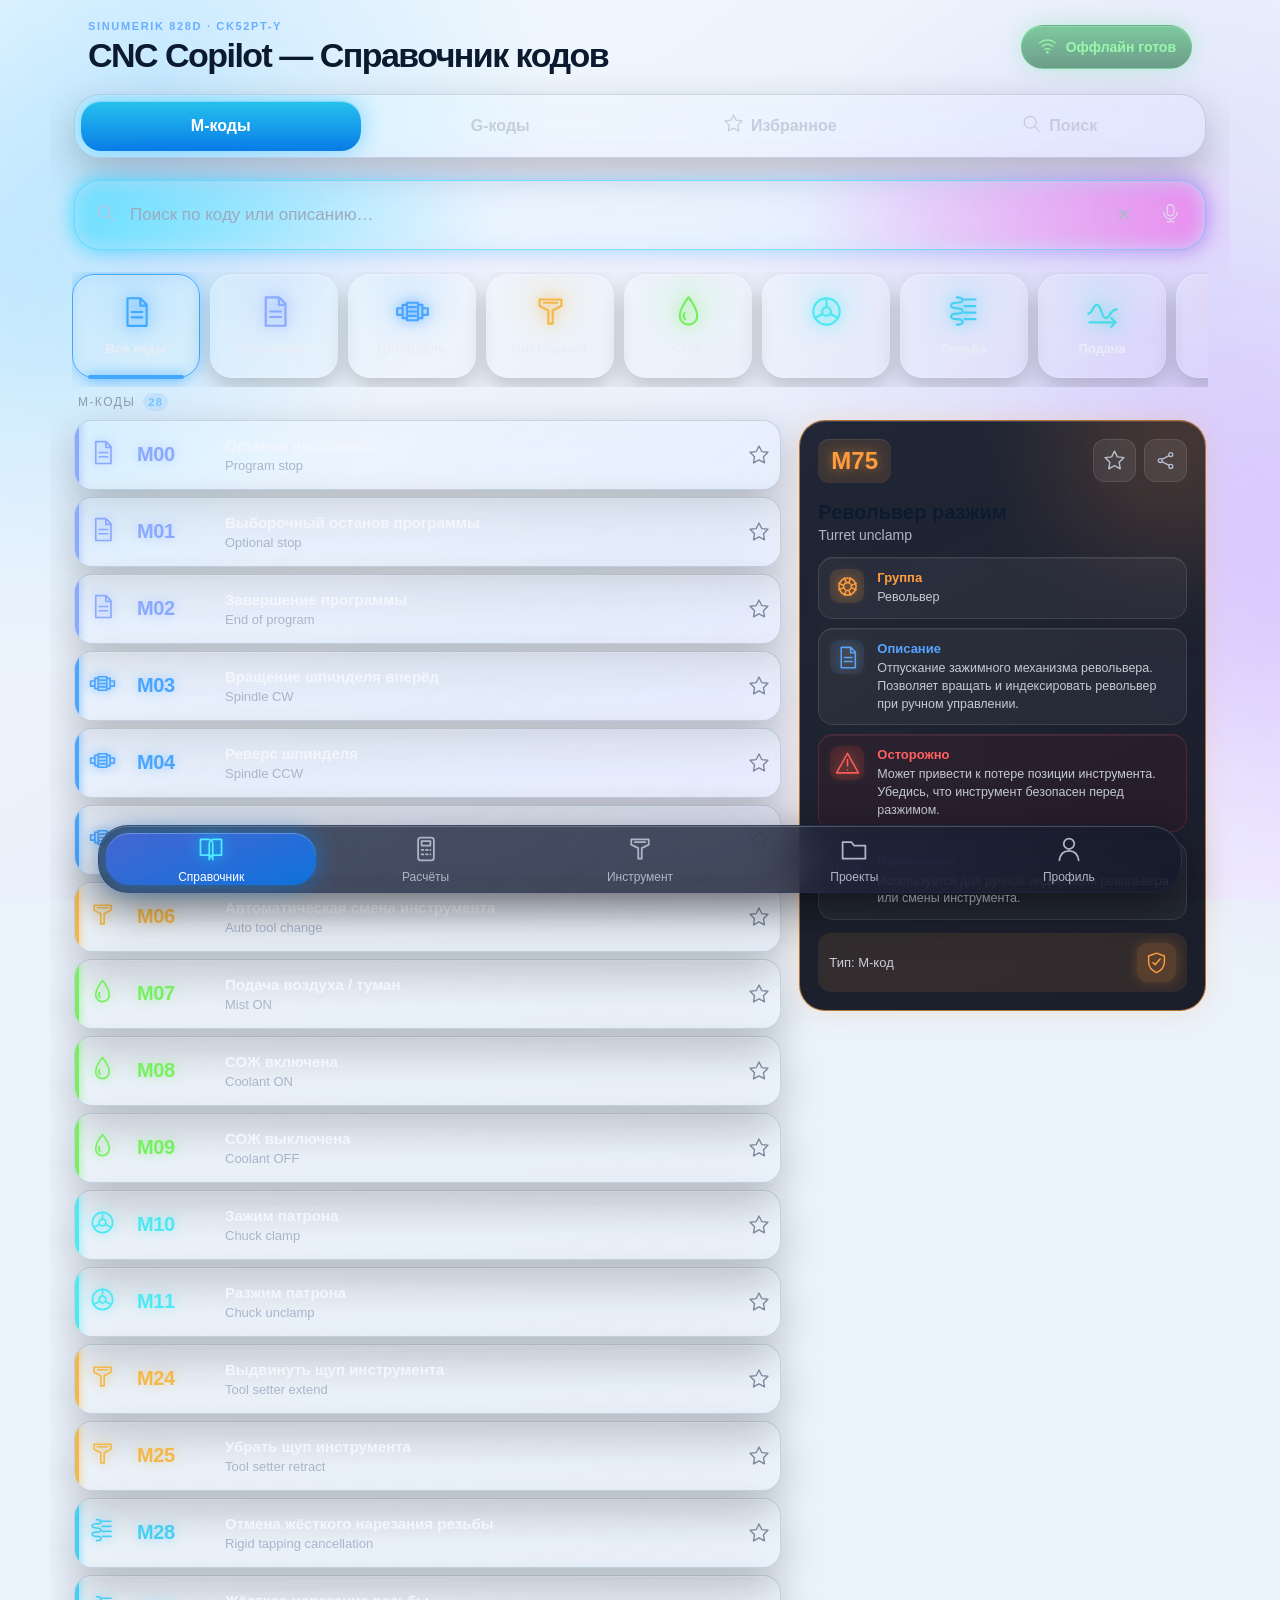
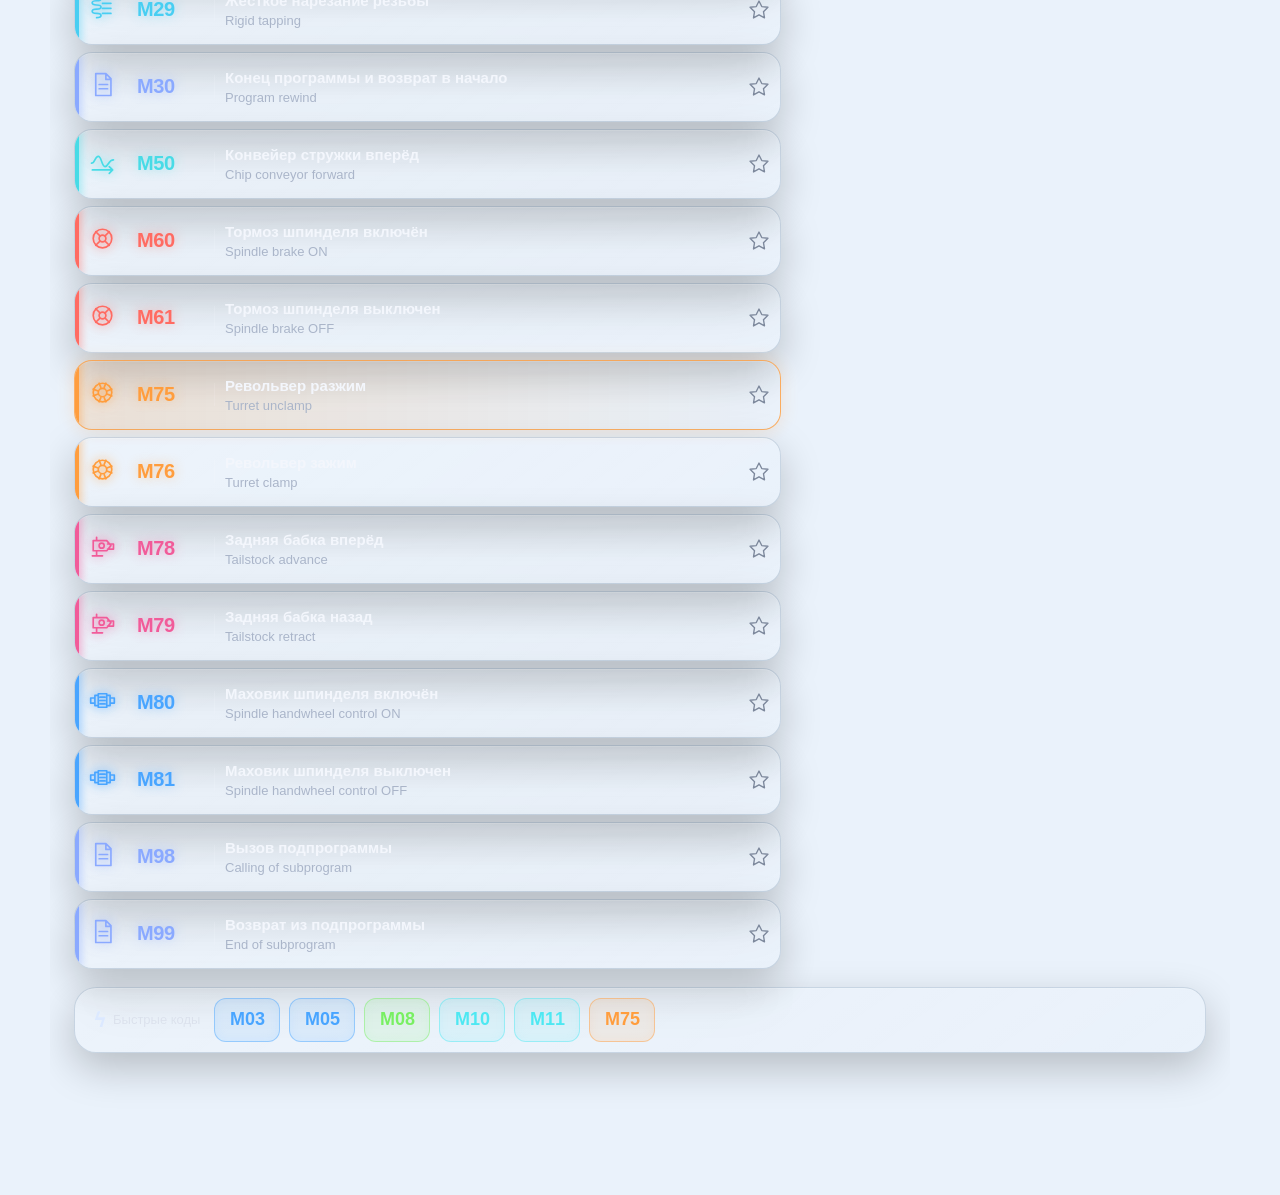
<file: index.html>
<!doctype html>
<html lang="ru">
<head>
  <meta charset="UTF-8">
  <meta name="viewport" content="width=device-width,initial-scale=1,maximum-scale=1,viewport-fit=cover">
  <meta name="theme-color" content="#06101f">
  <meta name="apple-mobile-web-app-capable" content="yes">
  <meta name="apple-mobile-web-app-status-bar-style" content="black-translucent">
  <meta name="apple-mobile-web-app-title" content="CNC Codes">
  <meta name="description" content="Офлайн-справочник кодов и инженерные расчёты для SINUMERIK 828D">
  <link rel="manifest" href="./manifest.webmanifest">
  <link rel="icon" href="./favicon.svg" type="image/svg+xml">
  <link rel="apple-touch-icon" href="./apple-touch-icon.png">
  <link rel="stylesheet" href="./styles.css">
  <link rel="stylesheet" href="./calculations/styles.css">
  <link rel="stylesheet" href="./modules.css?v=3.0.0">
  <title>CNC Copilot — Коды и расчёты</title>
</head>
<body>
  <main class="app-shell">
    <div class="ambient ambient-one"></div><div class="ambient ambient-two"></div><div class="noise"></div>

    <header class="top-header">
      <div>
        <span class="eyebrow">SINUMERIK 828D · CK52PT-Y</span>
        <h1>CNC Copilot <span id="module-title">— Справочник кодов</span></h1>
      </div>
      <div class="offline-pill" id="offline-pill"><span data-icon="wifi"></span><span id="offline-label">Оффлайн готов</span></div>
    </header>

    <section id="reference-view" class="module-view">
    <nav class="segmented glass" aria-label="Разделы справочника">
      <button class="active" data-tab="M">M-коды</button>
      <button data-tab="G">G-коды</button>
      <button data-tab="favorites"><span data-icon="star"></span>Избранное</button>
      <button id="focus-search"><span data-icon="search"></span>Поиск</button>
    </nav>

    <div class="search-box glass">
      <span data-icon="search"></span>
      <input id="search" type="search" placeholder="Поиск по коду или описанию…" aria-label="Поиск по справочнику" autocomplete="off">
      <button class="clear-search" id="clear-search" aria-label="Очистить">×</button>
      <button class="mic-button" id="voice-search" aria-label="Голосовой поиск"><span data-icon="mic"></span></button>
    </div>

    <section class="category-strip" id="categories" aria-label="Категории"></section>
    <div class="result-count"><span id="result-label">M-коды</span><b id="result-count">0</b></div>

    <section class="content-grid">
      <div class="code-list" id="code-list" role="list"></div>
      <div class="detail-desktop" id="detail-desktop"></div>
    </section>

    <section class="quick-codes glass" id="quick-codes"><span><b>ϟ</b> Быстрые коды</span></section>
    </section>

    <section id="calculations-view" class="module-view calculations-view" hidden>
      <div id="calculations-root" class="calculations-host" aria-live="polite"></div>
    </section>

    <section id="instrument-view" class="module-view" hidden>
      <div id="instrument-root" aria-live="polite"></div>
    </section>

    <section id="projects-view" class="module-view" hidden>
      <div id="projects-root" aria-live="polite"></div>
    </section>

    <section id="profile-view" class="module-view" hidden>
      <div id="profile-root" aria-live="polite"></div>
    </section>

    <nav class="bottom-dock glass" aria-label="Главная навигация">
      <button class="active" data-module="reference"><span data-icon="book"></span><span>Справочник</span></button>
      <button data-module="calculations"><span data-icon="calculator"></span><span>Расчёты</span></button>
      <button data-module="instrument"><span data-icon="tool"></span><span>Инструмент</span></button>
      <button data-module="projects"><span data-icon="folder"></span><span>Проекты</span></button>
      <button data-module="profile"><span data-icon="user"></span><span>Профиль</span></button>
    </nav>

    <div class="sheet-backdrop" id="sheet-backdrop" hidden><div class="detail-sheet" id="detail-sheet"></div></div>
    <div class="toast" id="toast" hidden></div>
  </main>
  <script src="./calculations/data.js" defer></script>
  <script src="./calculations/core.js" defer></script>
  <script src="./calculations/app.js?v=3.0.0" defer></script>
  <script src="./modules.js?v=3.0.0" defer></script>
  <script src="./app.js?v=3.0.0" defer></script>
</body>
</html>
</file>
<file: styles.css>
:root {
  --bg: #06101f;
  --text: #f7f9ff;
  --muted: #a8b2c8;
  --line: rgba(255, 255, 255, 0.13);
  --glass: rgba(17, 29, 51, 0.63);
  --glass-strong: rgba(18, 28, 48, 0.86);
  color-scheme: dark;
  font-family: -apple-system, BlinkMacSystemFont, "SF Pro Display", "Segoe UI", sans-serif;
}

* { box-sizing: border-box; }
[hidden] { display: none !important; }
html { min-height: 100%; background: var(--bg); scroll-behavior: smooth; }
body { margin: 0; min-height: 100%; background: var(--bg); color: var(--text); overscroll-behavior-y: none; }
button, input { font: inherit; }
button { color: inherit; -webkit-tap-highlight-color: transparent; }

.app-shell {
  position: relative;
  isolation: isolate;
  width: min(100%, 1180px);
  min-height: 100svh;
  margin: 0 auto;
  padding: max(14px, env(safe-area-inset-top)) 24px calc(142px + env(safe-area-inset-bottom));
  overflow: clip;
}

.app-shell::before {
  content: "";
  position: fixed;
  inset: 0;
  z-index: -4;
  background:
    radial-gradient(circle at 13% 8%, rgba(0, 162, 255, .18), transparent 28%),
    radial-gradient(circle at 90% 38%, rgba(111, 38, 255, .15), transparent 33%),
    radial-gradient(circle at 50% 100%, rgba(0, 124, 255, .13), transparent 34%),
    linear-gradient(145deg, #07162a 0%, #050b18 48%, #0b0720 100%);
}

.noise {
  position: fixed;
  inset: 0;
  z-index: -1;
  pointer-events: none;
  opacity: .17;
  background-image: url("data:image/svg+xml,%3Csvg viewBox='0 0 180 180' xmlns='http://www.w3.org/2000/svg'%3E%3Cfilter id='n'%3E%3CfeTurbulence type='fractalNoise' baseFrequency='.85' numOctaves='2' stitchTiles='stitch'/%3E%3C/filter%3E%3Crect width='100%25' height='100%25' filter='url(%23n)' opacity='.16'/%3E%3C/svg%3E");
  mix-blend-mode: soft-light;
}

.ambient { position: fixed; z-index: -2; width: 420px; height: 420px; border-radius: 999px; filter: blur(110px); opacity: .16; pointer-events: none; animation: drift 12s ease-in-out infinite alternate; }
.ambient-one { top: 10%; left: -210px; background: #00aeff; }
.ambient-two { right: -240px; bottom: 12%; background: #8a24ff; animation-delay: -6s; }
@keyframes drift { to { transform: translate3d(24px, -16px, 0) scale(1.08); } }

.glass {
  background: linear-gradient(145deg, rgba(255,255,255,.115), rgba(255,255,255,.035));
  border: 1px solid var(--line);
  box-shadow: inset 0 1px 0 rgba(255,255,255,.12), 0 15px 40px rgba(0,0,0,.22);
  backdrop-filter: blur(24px) saturate(145%);
  -webkit-backdrop-filter: blur(24px) saturate(145%);
}

.top-header { display: flex; align-items: center; justify-content: space-between; gap: 18px; padding: 6px 14px 20px; }
.eyebrow { display: block; margin-bottom: 5px; color: #6baeff; font-size: 11px; font-weight: 750; letter-spacing: .15em; text-transform: uppercase; }
.top-header h1 { margin: 0; font-size: clamp(24px, 3.5vw, 34px); line-height: 1.08; letter-spacing: -.045em; text-shadow: 0 2px 12px rgba(255,255,255,.06); }
.top-header h1 span { font-weight: 660; }
.offline-pill { flex: 0 0 auto; display: flex; align-items: center; gap: 8px; padding: 9px 15px; border: 1px solid rgba(71,255,115,.25); border-radius: 999px; color: #9af7ac; font-size: 14px; font-weight: 760; background: linear-gradient(180deg, rgba(34,170,79,.54), rgba(10,92,44,.55)); box-shadow: 0 0 22px rgba(42,225,100,.22), inset 0 1px 0 rgba(255,255,255,.17); }
.offline-pill:not(.online) { color: #d6dce9; border-color: rgba(255,255,255,.12); background: rgba(255,255,255,.08); box-shadow: none; }

.segmented { display: grid; grid-template-columns: repeat(4, 1fr); padding: 6px; border-radius: 26px; overflow: hidden; }
.segmented button { position: relative; min-height: 50px; display: flex; align-items: center; justify-content: center; gap: 7px; border: 0; border-radius: 20px; background: transparent; color: #c6cede; font-size: 16px; font-weight: 620; cursor: pointer; transition: .26s ease; }
.segmented button + button::before { content: ""; position: absolute; left: -3px; top: 9px; bottom: 9px; width: 1px; background: rgba(255,255,255,.08); }
.segmented button.active { color: white; background: linear-gradient(180deg, #27c2ee, #087ce6); box-shadow: 0 0 22px rgba(0,178,255,.44), inset 0 1px 0 rgba(255,255,255,.4); }
.segmented button.active::before, .segmented button.active + button::before { opacity: 0; }

.search-box { --glow: #35cfff; position: relative; display: flex; align-items: center; gap: 12px; margin-top: 22px; padding: 0 16px 0 20px; height: 70px; border-radius: 26px; color: #b9c6dc; border-color: rgba(79,217,255,.72); box-shadow: 0 0 18px rgba(0,202,255,.33), inset 0 0 23px rgba(40,149,255,.12), 25px 0 46px rgba(230,50,255,.11); }
.search-box::after { content: ""; position: absolute; inset: -1px; z-index: -1; border-radius: inherit; background: linear-gradient(90deg, #31d7ff, transparent 36%, transparent 65%, #f14de1); filter: blur(10px); opacity: .55; }
.search-box input { min-width: 0; flex: 1; height: 100%; border: 0; outline: 0; color: white; background: transparent; font-size: 17px; }
.search-box input::placeholder { color: #9da9bd; }
.mic-button, .clear-search { display: grid; place-items: center; flex: 0 0 auto; width: 38px; height: 42px; border: 0; background: transparent; color: #ddd7ee; cursor: pointer; }
.clear-search { width: 30px; font-size: 25px; color: #aeb8cb; }

.category-strip { display: grid; grid-auto-flow: column; grid-auto-columns: minmax(128px, 1fr); gap: 10px; margin: 22px -2px 0; padding: 2px 2px 9px; overflow-x: auto; scrollbar-width: none; scroll-snap-type: x proximity; }
.category-strip::-webkit-scrollbar { display: none; }
.category-card { position: relative; min-height: 104px; display: flex; flex-direction: column; align-items: center; justify-content: center; gap: 9px; scroll-snap-align: start; border: 1px solid rgba(255,255,255,.16); border-radius: 22px; color: #e9edf6; background: linear-gradient(145deg, rgba(255,255,255,.13), rgba(255,255,255,.045)); box-shadow: inset 0 1px 0 rgba(255,255,255,.14), 0 10px 25px rgba(0,0,0,.2); cursor: pointer; transition: transform .22s ease, border-color .22s ease, box-shadow .22s ease; }
.category-card::before { content: ""; position: absolute; inset: 0; border-radius: inherit; background: radial-gradient(circle at 50% 25%, rgba(var(--accent-rgb),.2), transparent 55%); opacity: .5; }
.category-card > * { position: relative; }
.category-card:hover { transform: translateY(-2px); }
.category-card.active { border-color: var(--accent); box-shadow: 0 0 18px rgba(var(--accent-rgb),.5), inset 0 0 18px rgba(var(--accent-rgb),.16), inset 0 1px 0 rgba(255,255,255,.24); }
.category-card.active::after { content: ""; position: absolute; left: 15px; right: 15px; bottom: -2px; height: 4px; border-radius: 4px; background: var(--accent); box-shadow: 0 0 12px var(--accent); }
.category-icon { color: var(--accent); filter: drop-shadow(0 0 7px rgba(var(--accent-rgb),.9)); }
.category-card > span:last-child { max-width: 116px; text-align: center; font-size: 13px; font-weight: 620; line-height: 1.12; }

.result-count { height: 23px; display: flex; align-items: center; gap: 8px; margin: 4px 4px 6px; color: #8e9cb4; font-size: 12px; text-transform: uppercase; letter-spacing: .12em; }
.result-count b { display: grid; place-items: center; min-width: 22px; height: 18px; padding: 0 5px; border-radius: 99px; color: #73c5ff; background: rgba(71,164,255,.13); font-size: 11px; }

.content-grid { display: grid; grid-template-columns: minmax(0, 1.6fr) minmax(330px, .92fr); gap: 18px; align-items: start; }
.code-list { display: grid; gap: 7px; min-width: 0; }
.code-row { position: relative; min-width: 0; min-height: 70px; display: grid; grid-template-columns: 4px 38px minmax(78px, auto) minmax(0, 1fr) 42px; align-items: center; gap: 10px; border-radius: 18px; overflow: hidden; cursor: pointer; transition: transform .18s ease, border-color .18s ease, background .18s ease; animation: row-in .35s both; }
.code-row:hover { transform: translateX(2px); border-color: rgba(var(--accent-rgb), .35); }
.code-row.selected { border-color: rgba(var(--accent-rgb),.78); background: linear-gradient(90deg, rgba(var(--accent-rgb),.18), rgba(255,255,255,.045)); box-shadow: 0 0 18px rgba(var(--accent-rgb),.2), inset 0 1px 0 rgba(255,255,255,.12); }
@keyframes row-in { from { opacity: 0; transform: translateY(7px); } }
.row-accent { align-self: stretch; width: 4px; background: var(--accent); box-shadow: 0 0 10px var(--accent); }
.row-icon { color: var(--accent); filter: drop-shadow(0 0 6px rgba(var(--accent-rgb),.75)); }
.row-code { padding-right: 10px; border-right: 1px solid rgba(255,255,255,.11); color: var(--accent); font-size: 20px; letter-spacing: -.02em; text-shadow: 0 0 12px rgba(var(--accent-rgb),.45); white-space: nowrap; }
.row-copy { min-width: 0; display: flex; flex-direction: column; gap: 3px; }
.row-copy strong { overflow: hidden; color: #f3f6fc; font-size: 15px; font-weight: 620; line-height: 1.18; text-overflow: ellipsis; white-space: nowrap; }
.row-copy small { overflow: hidden; color: #aab5c9; font-size: 13px; text-overflow: ellipsis; white-space: nowrap; }
.row-star { display: grid; place-items: center; width: 42px; height: 42px; border: 0; background: transparent; color: #7d889c; cursor: pointer; }
.row-star svg { fill: transparent; transition: .2s ease; }
.row-star.active { color: #ffe14d; filter: drop-shadow(0 0 7px rgba(255,216,0,.7)); }
.row-star.active svg { fill: currentColor; }

.detail-desktop { position: sticky; top: 18px; }
.detail-panel { position: relative; padding: 18px; border: 1px solid rgba(var(--accent-rgb),.66); border-radius: 26px; background: linear-gradient(155deg, rgba(22,28,43,.95), rgba(13,16,29,.94)); box-shadow: 0 0 24px rgba(var(--accent-rgb),.2), inset 0 1px 0 rgba(255,255,255,.13); overflow: hidden; }
.detail-panel::before { content: ""; position: absolute; width: 230px; height: 230px; right: -90px; top: -100px; border-radius: 99px; background: rgba(var(--accent-rgb),.17); filter: blur(55px); pointer-events: none; }
.detail-handle { display: none; }
.detail-head { position: relative; display: flex; align-items: center; gap: 8px; }
.detail-code { margin-right: auto; padding: 8px 13px; border-radius: 11px; color: var(--accent); background: rgba(var(--accent-rgb),.13); box-shadow: inset 0 1px 0 rgba(255,255,255,.08); font-size: 24px; font-weight: 790; text-shadow: 0 0 12px rgba(var(--accent-rgb),.55); }
.icon-button, .close-button { display: grid; place-items: center; width: 43px; height: 43px; border: 1px solid rgba(255,255,255,.1); border-radius: 12px; color: #b4bdcd; background: rgba(255,255,255,.07); cursor: pointer; }
.star-button svg { fill: transparent; }
.star-button.active { color: #ffe23b; filter: drop-shadow(0 0 7px rgba(255,213,0,.65)); }
.star-button.active svg { fill: currentColor; }
.close-button { font-size: 26px; }
.detail-panel h2 { position: relative; margin: 18px 0 3px; font-size: 20px; line-height: 1.18; }
.detail-panel > .english { position: relative; margin: 0 0 14px; color: #adb5c6; font-size: 14px; }
.info-card { position: relative; display: grid; grid-template-columns: 38px 1fr; gap: 9px; margin-top: 9px; padding: 11px; border: 1px solid rgba(255,255,255,.11); border-radius: 15px; background: rgba(255,255,255,.045); box-shadow: inset 0 1px 0 rgba(255,255,255,.055); }
.info-icon { display: grid; place-items: center; width: 34px; height: 34px; border-radius: 9px; color: var(--accent); background: rgba(var(--accent-rgb),.12); filter: drop-shadow(0 0 5px rgba(var(--accent-rgb),.4)); }
.info-icon.blue { color: #54a4ff; background: rgba(54,137,255,.12); }
.info-icon.red { color: #ff5b5b; background: rgba(255,63,63,.12); }
.info-icon.purple { color: #bb67ff; background: rgba(170,64,255,.12); }
.info-card b { display: block; margin: 1px 0 4px; color: var(--accent); font-size: 13px; }
.description-card b { color: #56a4ff; }.warning-card b { color: #ff6161; }.use-card b { color: #be6fff; }
.info-card p { margin: 0; color: #c4cad6; font-size: 12.5px; line-height: 1.42; }
.warning-card { border-color: rgba(255,75,75,.2); background: rgba(112,26,35,.14); }
.detail-footer { position: relative; display: flex; align-items: center; justify-content: space-between; margin-top: 13px; padding: 10px 11px; border-radius: 13px; color: #c9ced8; background: rgba(var(--accent-rgb),.1); font-size: 13px; }
.safe-badge { display: grid; place-items: center; width: 39px; height: 39px; border-radius: 11px; color: var(--accent); background: rgba(var(--accent-rgb),.18); box-shadow: 0 0 11px rgba(var(--accent-rgb),.22); }

.empty-state { min-height: 260px; display: flex; flex-direction: column; align-items: center; justify-content: center; padding: 32px; border-radius: 24px; color: #6885a8; text-align: center; }
.empty-state h3 { margin: 16px 0 6px; color: white; font-size: 19px; }.empty-state p { max-width: 420px; margin: 0; color: #9ca8bc; line-height: 1.5; }

.quick-codes { display: flex; align-items: center; gap: 9px; margin-top: 18px; padding: 10px 13px; border-radius: 22px; overflow-x: auto; scrollbar-width: none; }
.quick-codes::-webkit-scrollbar { display: none; }
.quick-codes > span { flex: 0 0 auto; display: flex; align-items: center; gap: 7px; padding: 0 5px; color: #dbe1ec; font-size: 13px; white-space: nowrap; }
.quick-codes > span b { color: #dce9ff; font-size: 20px; }
.quick-codes button { flex: 0 0 auto; min-width: 66px; height: 44px; border: 1px solid rgba(var(--accent-rgb),.48); border-radius: 12px; color: var(--accent); background: rgba(var(--accent-rgb),.1); box-shadow: inset 0 0 10px rgba(var(--accent-rgb),.08); font-size: 18px; font-weight: 680; cursor: pointer; }

.bottom-dock { position: fixed; z-index: 20; left: 50%; bottom: max(10px, env(safe-area-inset-bottom)); transform: translateX(-50%); width: min(calc(100% - 28px), 1084px); min-height: 83px; display: grid; grid-template-columns: repeat(5, 1fr); gap: 4px; padding: 7px; border-radius: 30px; background: linear-gradient(145deg, rgba(43,53,77,.85), rgba(18,22,38,.78)); box-shadow: 0 14px 45px rgba(0,0,0,.5), inset 0 1px 0 rgba(255,255,255,.22); }
.bottom-dock button { display: flex; flex-direction: column; align-items: center; justify-content: center; gap: 4px; border: 0; border-radius: 23px; color: #aeb6c6; background: transparent; font-size: 12px; cursor: pointer; transition: .2s ease; }
.bottom-dock button.active { color: white; background: linear-gradient(160deg, rgba(71,112,255,.7), rgba(0,125,255,.78)); box-shadow: 0 0 22px rgba(0,137,255,.58), inset 0 1px 0 rgba(255,255,255,.26); }
.bottom-dock button.active svg { color: #50e9ff; filter: drop-shadow(0 0 7px rgba(0,223,255,.9)); }
.module-view[hidden] { display: none !important; }
.calculations-view { margin-top: -8px; }

.sheet-backdrop { display: none; }
.toast { position: fixed; z-index: 80; left: 50%; bottom: calc(108px + env(safe-area-inset-bottom)); transform: translateX(-50%); max-width: min(90vw, 430px); padding: 12px 18px; border: 1px solid rgba(255,255,255,.15); border-radius: 99px; color: white; background: rgba(18,27,45,.94); box-shadow: 0 14px 35px rgba(0,0,0,.4); backdrop-filter: blur(20px); text-align: center; font-size: 13px; animation: toast-in .25s both; }
@keyframes toast-in { from { opacity: 0; transform: translate(-50%, 10px); } }

@media (max-width: 899px) {
  .app-shell { width: 100%; padding-inline: 14px; }
  .content-grid { display: block; }
  .detail-desktop { display: none; }
  .sheet-backdrop { position: fixed; z-index: 50; inset: 0; display: flex; align-items: flex-end; padding: 42px 10px 0; background: rgba(0,5,14,.65); backdrop-filter: blur(8px); animation: fade-in .2s both; }
  .detail-sheet { width: min(100%, 520px); max-height: calc(100svh - 42px); margin: 0 auto; overflow-y: auto; border-radius: 28px 28px 0 0; animation: sheet-up .28s cubic-bezier(.2,.8,.2,1) both; }
  .detail-sheet .detail-panel { border-bottom: 0; border-radius: 28px 28px 0 0; padding-bottom: calc(18px + env(safe-area-inset-bottom)); }
  .detail-handle { display: block; width: 44px; height: 5px; margin: -6px auto 13px; border-radius: 99px; background: rgba(255,255,255,.25); }
  @keyframes fade-in { from { opacity: 0; } }
  @keyframes sheet-up { from { transform: translateY(45px); opacity: 0; } }
}

@media (max-width: 600px) {
  .app-shell { padding-top: max(8px, env(safe-area-inset-top)); padding-bottom: calc(130px + env(safe-area-inset-bottom)); }
  .top-header { padding: 4px 5px 15px; gap: 8px; }
  .eyebrow { font-size: 9px; letter-spacing: .11em; }
  .top-header h1 { max-width: 248px; font-size: 22px; }
  .top-header h1 span { display: block; margin-top: 2px; font-size: 16px; color: #d8deeb; }
  .offline-pill { gap: 5px; padding: 7px 10px; font-size: 11px; }
  .offline-pill svg { width: 17px; height: 17px; }
  .segmented { border-radius: 21px; padding: 4px; }
  .segmented button { min-height: 43px; gap: 4px; border-radius: 17px; font-size: 13px; }
  .segmented button svg { width: 16px; height: 16px; }
  .search-box { height: 58px; margin-top: 16px; padding-inline: 15px 10px; border-radius: 21px; }
  .search-box input { font-size: 15px; }
  .category-strip { grid-auto-columns: 104px; gap: 8px; margin-top: 16px; }
  .category-card { min-height: 90px; border-radius: 19px; }
  .category-icon svg { width: 29px; height: 29px; }
  .category-card > span:last-child { font-size: 11px; }
  .code-row { min-height: 64px; grid-template-columns: 4px 31px minmax(56px, auto) minmax(0,1fr) 35px; gap: 7px; border-radius: 16px; }
  .row-icon svg { width: 24px; height: 24px; }
  .row-code { padding-right: 7px; font-size: 16px; }
  .row-copy strong { font-size: 13.5px; }.row-copy small { font-size: 11.5px; }
  .row-star { width: 35px; height: 40px; }.row-star svg { width: 19px; height: 19px; }
  .quick-codes { margin-top: 13px; border-radius: 19px; }
  .quick-codes button { min-width: 58px; height: 40px; font-size: 16px; }
  .bottom-dock { width: calc(100% - 18px); min-height: 72px; bottom: max(6px, env(safe-area-inset-bottom)); border-radius: 26px; padding: 5px; }
  .bottom-dock button { border-radius: 20px; font-size: 9px; }
  .bottom-dock svg { width: 23px; height: 23px; }
  .calculations-view { margin-top: -16px; }
}

@media (max-width: 370px) {
  .segmented button { font-size: 11px; }
  .segmented button svg { display: none; }
  .offline-pill { font-size: 0; }
  .offline-pill svg { margin: 0; }
}

@media (prefers-reduced-motion: reduce) {
  *, *::before, *::after { scroll-behavior: auto !important; animation-duration: .01ms !important; animation-iteration-count: 1 !important; transition-duration: .01ms !important; }
}


/* UI_CONTRACT_DOCK_V1 — Safari-independent dock */

:root{--dock-bottom:7px;--dock-width:95%;--dock-height:68px}
@media (min-width:390px) and (max-width:430px){:root{--dock-bottom:2px;--dock-width:87%;--dock-height:68px}}
.bottom-dock{
  position:fixed!important;
  left:50%!important;
  right:auto!important;
  bottom:var(--dock-bottom)!important;
  width:min(var(--dock-width),1084px)!important;
  min-height:var(--dock-height)!important;
  transform:translateX(-50%)!important;
}
</file>
<file: calculations/styles.css>
.calculations-host{color-scheme:dark;--bg:#06101d;--bg2:#0a1729;--text:#f4f8ff;--muted:#9babc0;--line:rgba(164,211,255,.22);--glass:rgba(16,34,57,.62);--glass2:rgba(23,47,76,.78);--accent:#35a7ff;--accent2:#68dcff;--danger:#ff6470;--ok:#54dfaa;--shadow:0 22px 70px rgba(0,0,0,.38)}
.calculations-host *{box-sizing:border-box;-webkit-tap-highlight-color:transparent}.calculations-host{background:var(--bg)}.calculations-host{margin:0;min-height:100dvh;background:radial-gradient(circle at 20% 0%,#102b4b 0,transparent 38%),linear-gradient(145deg,var(--bg),var(--bg2));color:var(--text);font-family:-apple-system,BlinkMacSystemFont,"SF Pro Display","Segoe UI",sans-serif;overflow-x:hidden}.calculations-host .ambient{position:fixed;border-radius:999px;filter:blur(70px);opacity:.22;pointer-events:none}.calculations-host .ambient-a{width:300px;height:300px;background:#087ffc;top:-130px;right:-100px}.calculations-host .ambient-b{width:240px;height:240px;background:#27d5ff;bottom:5%;left:-150px}.calculations-host .app-shell{width:min(760px,100%);margin:auto;padding:calc(env(safe-area-inset-top) + 24px) 18px calc(108px + env(safe-area-inset-bottom));position:relative;z-index:1}.calculations-host .glass{background:linear-gradient(145deg,rgba(31,61,94,.73),rgba(9,21,38,.69));border:1px solid var(--line);box-shadow:inset 0 1px rgba(255,255,255,.12),var(--shadow);backdrop-filter:blur(22px) saturate(140%);-webkit-backdrop-filter:blur(22px) saturate(140%)}
.calculations-host .topbar{display:flex;gap:12px;align-items:center;margin-bottom:22px}.calculations-host .back{width:44px;height:44px;border-radius:50%;border:1px solid var(--line);background:rgba(28,58,91,.66);color:#fff;font-size:25px;display:grid;place-items:center;cursor:pointer}.calculations-host .eyebrow{font-size:12px;font-weight:700;letter-spacing:.09em;text-transform:uppercase;color:var(--accent2);margin:0 0 4px}.calculations-host .title{font-size:clamp(28px,8vw,40px);line-height:1.05;margin:0;letter-spacing:-.035em}.calculations-host .subtitle{color:var(--muted);font-size:15px;margin:10px 0 0;line-height:1.45}.calculations-host .hero{padding:9px 4px 22px}.calculations-host .hero-row{display:flex;justify-content:space-between;align-items:flex-start;gap:12px}.calculations-host .status-pill{padding:8px 11px;border-radius:99px;background:rgba(64,218,169,.11);border:1px solid rgba(84,223,170,.23);font-size:12px;color:#83ecc8;white-space:nowrap}.calculations-host .tools-grid{display:grid;grid-template-columns:repeat(2,minmax(0,1fr));gap:14px}.calculations-host .tool-card{min-height:174px;border-radius:24px;padding:18px;text-align:left;color:var(--text);cursor:pointer;position:relative;overflow:hidden;transition:.25s transform,.25s border-color;background:linear-gradient(145deg,rgba(27,54,86,.8),rgba(8,20,36,.74));border:1px solid var(--line);box-shadow:inset 0 1px rgba(255,255,255,.13),0 15px 35px rgba(0,0,0,.22)}.calculations-host .tool-card:active{transform:scale(.975)}.calculations-host .tool-card:hover{border-color:rgba(104,220,255,.5)}.calculations-host .tool-card h2{font-size:18px;line-height:1.1;margin:10px 0 7px;letter-spacing:-.02em}.calculations-host .tool-card p{font-size:12px;color:var(--muted);line-height:1.35;margin:0}.calculations-host .tool-icon{width:52px;height:52px;border-radius:16px;display:grid;place-items:center;background:rgba(45,149,255,.13);border:1px solid rgba(105,220,255,.25);color:#74dfff}.calculations-host .tool-icon svg{width:30px;height:30px;fill:none;stroke:currentColor;stroke-width:1.7}.calculations-host .card-number{position:absolute;right:14px;top:13px;color:rgba(255,255,255,.18);font-weight:800;font-size:12px}.calculations-host .chev{position:absolute;right:15px;bottom:14px;color:#73d8ff;font-size:21px}.calculations-host .panel{border-radius:24px;padding:18px;margin:14px 0}.calculations-host .panel h2,.calculations-host .panel h3{margin:0 0 14px;font-size:18px}.calculations-host .field-grid{display:grid;grid-template-columns:repeat(2,minmax(0,1fr));gap:12px}.calculations-host .field{display:flex;flex-direction:column;gap:7px}.calculations-host .field.full{grid-column:1/-1}.calculations-host .field label{font-size:12px;color:var(--muted);font-weight:650}.calculations-host .input,.calculations-host .select{width:100%;height:51px;border-radius:14px;border:1px solid var(--line);background:rgba(2,10,20,.55);color:var(--text);font:inherit;font-size:17px;padding:0 14px;outline:none}.calculations-host .input:focus,.calculations-host .select:focus{border-color:var(--accent2);box-shadow:0 0 0 3px rgba(53,167,255,.12)}.calculations-host .select option{background:#0a1729}.calculations-host .segmented{display:flex;padding:4px;border:1px solid var(--line);border-radius:14px;background:rgba(2,10,20,.5);gap:4px}.calculations-host .segmented button{flex:1;border:0;border-radius:10px;color:var(--muted);background:transparent;padding:10px 6px;font:inherit;font-size:13px}.calculations-host .segmented button.active{background:rgba(51,155,255,.24);color:#fff;box-shadow:inset 0 0 0 1px rgba(102,216,255,.27)}.calculations-host .primary,.calculations-host .secondary,.calculations-host .danger-btn{width:100%;min-height:52px;border-radius:16px;border:1px solid rgba(118,221,255,.5);font:inherit;font-weight:750;font-size:16px;color:#fff;background:linear-gradient(180deg,#2caeff,#1877df);box-shadow:0 10px 26px rgba(16,126,239,.28),inset 0 1px rgba(255,255,255,.32);cursor:pointer;padding:12px}.calculations-host .secondary{background:rgba(44,92,140,.35);box-shadow:none;border-color:var(--line)}.calculations-host .danger-btn{background:rgba(255,72,87,.15);border-color:rgba(255,100,112,.35);box-shadow:none;color:#ff939d}.calculations-host .action-row{display:flex;gap:10px;margin-top:14px}.calculations-host .action-row>*{flex:1}.calculations-host .result-card{border-radius:22px;padding:19px;margin-top:14px;position:relative;overflow:hidden}.calculations-host .result-label{font-size:12px;color:var(--accent2);font-weight:750;text-transform:uppercase;letter-spacing:.07em}.calculations-host .result-big{font-size:clamp(34px,10vw,52px);font-weight:780;letter-spacing:-.05em;margin:5px 0 12px}.calculations-host .result-lines{display:grid;gap:9px}.calculations-host .result-line{display:flex;justify-content:space-between;gap:14px;border-top:1px solid rgba(164,211,255,.12);padding-top:9px;color:var(--muted);font-size:13px}.calculations-host .result-line strong{color:var(--text);text-align:right}.calculations-host .matches{display:grid;gap:10px;margin-top:12px}.calculations-host .match{border:1px solid var(--line);border-radius:16px;padding:13px;background:rgba(3,12,23,.42);display:flex;justify-content:space-between;gap:12px;align-items:center}.calculations-host .match-main strong{display:block;font-size:17px}.calculations-host .match-main span{font-size:12px;color:var(--muted)}.calculations-host .score{font-size:12px;color:#79e3bd;white-space:nowrap}.calculations-host .technical-diagram{border-radius:20px;border:1px solid var(--line);background:rgba(1,8,17,.5);padding:10px;margin-top:14px}.calculations-host .technical-diagram svg{width:100%;height:auto;display:block}.calculations-host .tabs{display:flex;gap:8px;overflow:auto;padding:2px 1px 7px;scrollbar-width:none}.calculations-host .tab{border:1px solid var(--line);background:rgba(10,26,45,.55);color:var(--muted);border-radius:99px;padding:9px 13px;white-space:nowrap;font:inherit;font-size:13px}.calculations-host .tab.active{color:#fff;background:rgba(39,139,234,.25);border-color:rgba(104,220,255,.45)}.calculations-host .favorite-btn{border:1px solid var(--line);background:rgba(11,29,49,.65);width:43px;height:43px;border-radius:14px;color:#92a4ba;font-size:23px;cursor:pointer}.calculations-host .favorite-btn.saved{color:#ffca55;border-color:rgba(255,202,85,.35)}.calculations-host .reference-list{display:grid;gap:10px}.calculations-host .ref-item{padding:14px;border-radius:17px;border:1px solid var(--line);background:rgba(4,14,27,.44)}.calculations-host .ref-item strong{font-size:17px}.calculations-host .ref-item small{display:block;color:var(--accent2);font-weight:700;margin-bottom:5px}.calculations-host .ref-item p{margin:5px 0 0;color:var(--muted);font-size:13px;line-height:1.4}.calculations-host .empty{text-align:center;padding:54px 20px;color:var(--muted)}.calculations-host .empty-icon{font-size:50px;opacity:.5;margin-bottom:12px}.calculations-host .dock{position:fixed;z-index:10;left:50%;transform:translateX(-50%);bottom:calc(10px + env(safe-area-inset-bottom));width:min(520px,calc(100% - 24px));height:76px;border-radius:25px;display:flex;padding:7px}.calculations-host .dock-btn{flex:1;border:0;background:transparent;color:#8ea0b6;border-radius:18px;display:flex;flex-direction:column;align-items:center;justify-content:center;gap:4px;font:inherit;font-size:10px;cursor:pointer}.calculations-host .dock-btn svg{width:24px;height:24px;fill:currentColor}.calculations-host .dock-btn.active{color:#7fddff;background:rgba(46,148,247,.14)}.calculations-host .toast{position:fixed;z-index:30;left:50%;bottom:calc(98px + env(safe-area-inset-bottom));transform:translate(-50%,20px);padding:12px 17px;border-radius:99px;font-size:13px;opacity:0;pointer-events:none;transition:.25s;white-space:nowrap}.calculations-host .toast.show{opacity:1;transform:translate(-50%,0)}.calculations-host .offline-badge{position:fixed;z-index:40;right:12px;top:calc(10px + env(safe-area-inset-top));background:#ffc857;color:#211800;border-radius:99px;padding:6px 10px;font-size:11px;font-weight:800}.calculations-host .settings-list{display:grid;gap:12px}.calculations-host .setting-row{display:flex;justify-content:space-between;align-items:center;gap:20px;padding:14px 0;border-bottom:1px solid rgba(164,211,255,.12)}.calculations-host .setting-row:last-child{border:0}.calculations-host .setting-row small{display:block;color:var(--muted);margin-top:4px}.calculations-host .switch{width:50px;height:30px;border-radius:99px;background:#20334a;border:1px solid var(--line);padding:3px}.calculations-host .switch:after{content:"";display:block;width:22px;height:22px;background:#fff;border-radius:50%;transition:.2s}.calculations-host .switch.on{background:#1679e6}.calculations-host .switch.on:after{transform:translateX(20px)}.calculations-host .install-note{font-size:13px;line-height:1.5;color:var(--muted)}
.calculations-host.light{--bg:#dce9f5;--bg2:#f4f8fc;--text:#0a1727;--muted:#53677d;--line:rgba(28,78,120,.17);--glass:rgba(242,249,255,.66);--glass2:rgba(255,255,255,.78);background:radial-gradient(circle at 20% 0%,#c4e7ff 0,transparent 42%),linear-gradient(145deg,var(--bg),var(--bg2))}.calculations-host.light .glass,.calculations-host.light .tool-card{background:linear-gradient(145deg,rgba(255,255,255,.75),rgba(224,239,251,.68));box-shadow:inset 0 1px rgba(255,255,255,.8),0 15px 45px rgba(34,72,110,.14)}.calculations-host.light .input,.calculations-host.light .select,.calculations-host.light .segmented,.calculations-host.light .technical-diagram{background:rgba(255,255,255,.58);color:var(--text)}.calculations-host.light .select option{background:#fff;color:#111}.calculations-host.light .match,.calculations-host.light .ref-item{background:rgba(255,255,255,.46)}
@media(min-width:700px){.calculations-host .tools-grid{grid-template-columns:repeat(3,1fr)}.calculations-host .tool-card{min-height:190px}.calculations-host .app-shell{padding-left:24px;padding-right:24px}}
@media(max-width:370px){.calculations-host .app-shell{padding-left:12px;padding-right:12px}.calculations-host .tools-grid{gap:10px}.calculations-host .tool-card{padding:14px;min-height:165px}.calculations-host .tool-card h2{font-size:16px}.calculations-host .dock{width:calc(100% - 14px)}}
@media(prefers-reduced-motion:reduce){.calculations-host *{scroll-behavior:auto!important;transition:none!important}}
.calculations-host .section-heading{display:flex;align-items:center;gap:12px;margin:4px 2px 13px;color:var(--accent2);font-size:12px;font-weight:800;letter-spacing:.1em;text-transform:uppercase}.calculations-host .section-heading:after{content:"";height:1px;flex:1;background:linear-gradient(90deg,var(--line),transparent)}.calculations-host .pro-heading{margin-top:28px}.calculations-host .pro-grid{display:grid;gap:10px}.calculations-host .tool-card.compact-card{min-height:88px;padding:14px 56px 14px 76px;display:flex;flex-direction:column;justify-content:center}.calculations-host .compact-card .tool-icon{position:absolute;left:14px;top:18px}.calculations-host .compact-card h2{margin:0 0 5px}.calculations-host .compact-card .card-number{display:none}
.calculations-host .engineering-hero{position:relative;overflow:hidden;min-height:235px;padding:20px;border:1px solid var(--line);border-radius:28px;margin-bottom:24px;background:linear-gradient(145deg,rgba(12,36,62,.86),rgba(4,16,30,.72));box-shadow:inset 0 1px rgba(255,255,255,.1),0 20px 55px rgba(0,0,0,.28)}.calculations-host .engineering-hero:before{content:"";position:absolute;inset:0;background-image:linear-gradient(rgba(82,178,255,.045) 1px,transparent 1px),linear-gradient(90deg,rgba(82,178,255,.045) 1px,transparent 1px);background-size:24px 24px;mask-image:linear-gradient(90deg,transparent,black)}.calculations-host .engineering-hero .hero-row,.calculations-host .engineering-hero .subtitle{position:relative;z-index:2;max-width:72%}.calculations-host .hero-drawing{position:absolute;right:-22px;top:24px;width:58%;height:auto;color:#5fc8ff;filter:drop-shadow(0 0 12px rgba(53,167,255,.25));opacity:.7}.calculations-host .shop-grid{display:grid;grid-template-columns:repeat(2,minmax(0,1fr));gap:10px}.calculations-host .shop-grid .compact-card{min-height:112px;padding:54px 36px 12px 14px;justify-content:flex-end}.calculations-host .shop-grid .compact-card .tool-icon{top:12px;left:14px;width:38px;height:38px;border-radius:12px}.calculations-host .shop-grid .compact-card .tool-icon svg{width:24px;height:24px}.calculations-host .shop-grid .compact-card h2{font-size:14px;line-height:1.15}.calculations-host .shop-grid .compact-card p{display:none}.calculations-host .shop-grid .compact-card .chev{right:12px;bottom:12px}.calculations-host .blueprint{border-radius:22px;border:1px solid rgba(99,215,255,.27);background-color:rgba(1,10,21,.58);background-image:linear-gradient(rgba(82,178,255,.045) 1px,transparent 1px),linear-gradient(90deg,rgba(82,178,255,.045) 1px,transparent 1px);background-size:18px 18px;padding:12px;margin-top:15px}.calculations-host .blueprint svg{width:100%;height:auto;display:block;color:#73d9ff}.calculations-host .coordinate-table{width:100%;border-collapse:separate;border-spacing:0;margin-top:14px;border:1px solid var(--line);border-radius:16px;overflow:hidden;font-size:12px}.calculations-host .coordinate-table th,.calculations-host .coordinate-table td{padding:9px 7px;text-align:right;border-bottom:1px solid rgba(164,211,255,.12);border-right:1px solid rgba(164,211,255,.09)}.calculations-host .coordinate-table th{color:var(--muted);font-size:11px}.calculations-host .coordinate-table th:first-child,.calculations-host .coordinate-table td:first-child{text-align:center}.calculations-host .coordinate-table tr:last-child td{border-bottom:0}.calculations-host .wear-grid{display:grid;grid-template-columns:repeat(2,minmax(0,1fr));gap:10px}.calculations-host .wear-card{min-height:120px;border:1px solid var(--line);border-radius:18px;background:rgba(5,18,33,.55);color:var(--text);padding:12px;text-align:left;font:inherit}.calculations-host .wear-card.active{border-color:#62d7ff;background:rgba(26,111,181,.2);box-shadow:0 0 0 2px rgba(65,181,255,.09)}.calculations-host .wear-card svg{width:48px;height:48px;display:block;color:#6bd9ff;fill:none;stroke:currentColor;stroke-width:1.7}.calculations-host .wear-card strong{font-size:12px;display:block;margin-top:7px}.calculations-host .advice-list{display:grid;gap:8px;margin:0;padding:0;list-style:none}.calculations-host .advice-list li{display:flex;gap:9px;color:var(--muted);font-size:13px;line-height:1.35}.calculations-host .advice-list li:before{content:"•";color:var(--accent2);font-weight:900}.calculations-host .dock{height:74px}.calculations-host .dock-btn{min-width:0}.calculations-host .dock-btn span{white-space:nowrap}.calculations-host .input-hint{font-size:11px;color:var(--muted);margin-top:5px}.calculations-host .copy-status{color:var(--ok)}
@media(max-width:370px){.calculations-host .engineering-hero .hero-row,.calculations-host .engineering-hero .subtitle{max-width:78%}.calculations-host .hero-drawing{opacity:.45}.calculations-host .shop-grid{gap:8px}.calculations-host .shop-grid .compact-card{min-height:108px}.calculations-host .dock-btn span{font-size:9px}}

/* CNC Copilot unified module skin */
.calculations-host,.calculations-host{background:transparent}
.calculations-host{--bg:#051020;--bg2:#0b1027;--line:rgba(174,202,255,.24);--glass:rgba(23,35,58,.64);--accent:#39aaff;--accent2:#59eaff;overflow-y:auto}
.calculations-host .ambient-a{background:#087ffc;opacity:.2;right:auto;left:-80px;top:12%}
.calculations-host .ambient-b{background:#a52cff;opacity:.24;left:auto;right:-80px;bottom:10%}
.calculations-host .app-shell{width:min(1180px,100%);padding:8px 4px 120px}
.calculations-host .calc-categories{position:sticky;top:0;z-index:8;display:grid;grid-template-columns:repeat(3,1fr);gap:6px;padding:7px;border-radius:24px;margin:0 0 24px;background:linear-gradient(145deg,rgba(42,57,83,.88),rgba(18,20,45,.82))}
.calculations-host .calc-categories button{height:58px;border:0;border-radius:18px;background:transparent;color:#b8c0d0;font:inherit;font-size:15px;font-weight:750;cursor:pointer}
.calculations-host .calc-categories button.active,.calculations-host .calc-categories button:active{color:#fff;background:linear-gradient(160deg,#27bff0,#087edc);box-shadow:0 0 24px rgba(0,185,255,.44),inset 0 1px rgba(255,255,255,.32)}
.calculations-host .section-heading{margin:10px 8px 15px;color:#64e7ff;font-size:14px}
.calculations-host #precision-tools,.calculations-host #shop-tools{scroll-margin-top:92px}
.calculations-host .tools-grid{grid-template-columns:repeat(4,minmax(0,1fr));gap:14px}
.calculations-host .pro-grid,.calculations-host .shop-grid{grid-template-columns:repeat(2,minmax(0,1fr));gap:14px}
.calculations-host .tool-card,.calculations-host .tool-card.compact-card,.calculations-host .shop-grid .compact-card{min-height:150px;padding:20px 58px 18px 20px;display:flex;flex-direction:column;justify-content:flex-end;border-radius:25px;background:linear-gradient(145deg,rgba(42,55,77,.84),rgba(14,20,39,.78));border:1px solid rgba(194,211,255,.28);box-shadow:inset 0 1px rgba(255,255,255,.16),0 18px 42px rgba(0,0,0,.26)}
.calculations-host .tool-card:before{content:"";position:absolute;inset:auto -30% -70% 10%;height:120%;background:radial-gradient(circle,rgba(52,176,255,.22),transparent 65%);pointer-events:none}
.calculations-host .tool-card:nth-child(4n+2):before{background:radial-gradient(circle,rgba(138,111,255,.25),transparent 65%)}
.calculations-host .tool-card:nth-child(4n+3):before{background:radial-gradient(circle,rgba(49,240,203,.2),transparent 65%)}
.calculations-host .tool-card:nth-child(4n+4):before{background:radial-gradient(circle,rgba(255,175,45,.2),transparent 65%)}
.calculations-host .tool-card .tool-icon,.calculations-host .compact-card .tool-icon,.calculations-host .shop-grid .compact-card .tool-icon{position:absolute;left:18px;top:18px;width:52px;height:52px;border-radius:16px;background:rgba(39,156,255,.14);border-color:rgba(89,234,255,.36);color:#59eaff;filter:drop-shadow(0 0 10px rgba(41,190,255,.25))}
.calculations-host .tool-card h2,.calculations-host .compact-card h2,.calculations-host .shop-grid .compact-card h2{position:relative;margin:44px 0 7px;font-size:18px;line-height:1.12}
.calculations-host .tool-card p,.calculations-host .shop-grid .compact-card p{display:block;position:relative;font-size:12px}
.calculations-host .card-number{font-size:14px;right:17px;top:17px}
.calculations-host .chev{color:#58e7ff;font-size:28px}
.calculations-host .topbar{margin:4px 0 18px}.calculations-host .back{background:rgba(38,55,82,.8);box-shadow:0 0 18px rgba(20,161,255,.18)}
.calculations-host .panel,.calculations-host .result-card{background:linear-gradient(145deg,rgba(35,49,74,.84),rgba(12,17,34,.8));border-color:rgba(187,208,255,.28);border-radius:26px}
.calculations-host .input,.calculations-host .select,.calculations-host .segmented{background:rgba(2,8,20,.54);border-color:rgba(160,196,255,.25)}
.calculations-host .primary{background:linear-gradient(120deg,#13a8ed,#326cff 58%,#8a3ce7);border-color:rgba(117,224,255,.7);box-shadow:0 10px 30px rgba(40,116,255,.28)}
.calculations-host .result-card{box-shadow:0 0 0 1px rgba(69,181,255,.1),0 20px 55px rgba(25,76,200,.16)}
.calculations-host .result-big{color:#fff;text-shadow:0 0 22px rgba(74,190,255,.25)}
.calculations-host .secondary{color:#71e9ff;border-color:rgba(87,224,255,.34)}
.calculations-host .toast{bottom:30px}
@media(max-width:850px){.calculations-host .tools-grid{grid-template-columns:repeat(2,minmax(0,1fr))}.calculations-host .pro-grid{grid-template-columns:1fr}.calculations-host .app-shell{padding-left:2px;padding-right:2px}}
@media(max-width:540px){.calculations-host .calc-categories{border-radius:20px;margin-bottom:18px}.calculations-host .calc-categories button{height:50px;font-size:12px}.calculations-host .tools-grid,.calculations-host .shop-grid{gap:10px}.calculations-host .tool-card,.calculations-host .tool-card.compact-card,.calculations-host .shop-grid .compact-card{min-height:144px;padding:16px 34px 14px 14px}.calculations-host .tool-card .tool-icon,.calculations-host .compact-card .tool-icon,.calculations-host .shop-grid .compact-card .tool-icon{left:14px;top:14px;width:46px;height:46px}.calculations-host .tool-card h2,.calculations-host .compact-card h2,.calculations-host .shop-grid .compact-card h2{font-size:15px;margin-top:42px}.calculations-host .field-grid{grid-template-columns:1fr}.calculations-host .field.full{grid-column:auto}.calculations-host .result-line{align-items:flex-start}}
.calculations-host{position:relative;width:100%;min-height:0;padding:8px 0 28px;color:var(--text)}
.calculations-host .calc-subheader{display:flex;align-items:center;gap:14px;margin:4px 2px 22px}
.calculations-host .calc-subheader .subtitle{margin:0}
@media(max-width:540px){.calculations-host{padding-top:4px}.calculations-host .calc-subheader{margin-bottom:18px}}


/* UI_CONTRACT_DOCK_V1 — Safari-independent dock */

:root{--dock-bottom:7px;--dock-width:95%;--dock-height:68px}
@media (min-width:390px) and (max-width:430px){:root{--dock-bottom:2px;--dock-width:87%;--dock-height:68px}}
.calculations-host .dock{
  position:fixed!important;
  left:50%!important;
  right:auto!important;
  bottom:var(--dock-bottom)!important;
  width:min(var(--dock-width),640px)!important;
  height:var(--dock-height)!important;
  transform:translateX(-50%)!important;
}
</file>
<file: modules.css>
.workspace-module{display:grid;gap:16px;padding:4px 0 20px}.module-toolbar{display:flex;gap:10px;align-items:center}.module-search{flex:1;min-width:0;height:56px;display:flex;align-items:center;gap:10px;padding:0 15px;border-radius:20px}.module-search input{min-width:0;flex:1;border:0;outline:0;color:#fff;background:transparent;font-size:16px}.module-search input::placeholder{color:#91a0b8}.module-add{width:56px;height:56px;border:1px solid rgba(91,216,255,.42);border-radius:19px;background:linear-gradient(180deg,#28b8f3,#1676e4);font-size:30px;line-height:1;box-shadow:0 10px 25px rgba(14,126,238,.28)}
.module-tabs{display:flex;gap:8px;overflow-x:auto;padding:1px 1px 6px;scrollbar-width:none}.module-tabs::-webkit-scrollbar{display:none}.module-tabs button{flex:0 0 auto;min-height:39px;padding:0 15px;border:1px solid var(--line);border-radius:99px;color:#9cabc1;background:rgba(12,28,49,.64);font-size:13px}.module-tabs button.active{color:#fff;border-color:rgba(86,216,255,.46);background:rgba(34,139,236,.25);box-shadow:0 0 16px rgba(31,155,255,.14)}
.module-summary{display:grid;grid-template-columns:repeat(3,1fr);gap:9px}.summary-card{padding:14px;border-radius:18px}.summary-card small{display:block;color:#91a0b8;font-size:11px}.summary-card strong{display:block;margin-top:4px;color:#65ddff;font-size:23px}.module-list{display:grid;grid-template-columns:repeat(2,minmax(0,1fr));gap:12px}.module-card{position:relative;min-width:0;padding:16px;border-radius:23px;background:linear-gradient(145deg,rgba(31,55,87,.78),rgba(9,19,37,.75));border:1px solid rgba(165,197,244,.22);box-shadow:inset 0 1px rgba(255,255,255,.11),0 15px 34px rgba(0,0,0,.2)}.module-card-head{display:flex;align-items:flex-start;gap:11px}.module-card-icon{display:grid;place-items:center;flex:0 0 auto;width:48px;height:48px;border:1px solid rgba(94,217,255,.3);border-radius:15px;color:#63dcff;background:rgba(34,139,218,.16)}.module-card-title{min-width:0;flex:1}.module-card-title small{display:block;color:#61d9ff;font-size:10px;font-weight:750;letter-spacing:.08em;text-transform:uppercase}.module-card-title h2{overflow:hidden;margin:4px 0 0;color:#f6f8ff;font-size:17px;line-height:1.15;text-overflow:ellipsis}.module-card p{margin:12px 0 0;color:#a4b0c5;font-size:13px;line-height:1.45}.tool-tags{display:flex;flex-wrap:wrap;gap:6px;margin-top:12px}.tool-tag{padding:5px 8px;border-radius:99px;color:#cbd6e7;background:rgba(255,255,255,.065);font-size:10px}.tool-tag.iso-p{color:#8fd4ff;background:rgba(44,139,255,.14)}.tool-tag.iso-m{color:#ffd772;background:rgba(255,191,45,.14)}.tool-actions{display:flex;gap:8px;margin-top:14px}.tool-actions button{min-height:40px;border:1px solid rgba(255,255,255,.12);border-radius:13px;color:#bcc7d9;background:rgba(255,255,255,.055);font-size:12px}.tool-actions .wide{flex:1}.tool-actions .favorite{width:42px;font-size:20px}.tool-actions .favorite.active{color:#ffd65d;border-color:rgba(255,214,93,.32);background:rgba(255,190,38,.1)}.tool-actions .danger{color:#ff969f;border-color:rgba(255,93,106,.22)}
.module-empty{grid-column:1/-1;min-height:260px;display:grid;place-items:center;padding:34px;border-radius:24px;color:#91a0b8;text-align:center}.module-empty strong{display:block;margin-bottom:6px;color:#fff;font-size:19px}.module-empty p{margin:0;line-height:1.45}.module-form{display:grid;gap:14px;padding:18px;border-radius:24px}.module-form h2{margin:0;font-size:20px}.form-grid{display:grid;grid-template-columns:repeat(2,minmax(0,1fr));gap:12px}.form-field{display:grid;gap:7px}.form-field.full{grid-column:1/-1}.form-field label{color:#9cabc1;font-size:12px;font-weight:700}.form-field input,.form-field select,.profile-row input,.profile-row select{width:100%;height:50px;border:1px solid rgba(164,198,247,.22);border-radius:14px;outline:0;color:#f7f9ff;background:rgba(3,12,25,.58);padding:0 13px;font-size:16px}.form-field select option,.profile-row select option{background:#071427}.form-actions{display:flex;gap:10px}.primary-action,.secondary-action,.danger-action{min-height:49px;border-radius:15px;border:1px solid rgba(96,218,255,.46);padding:0 16px;color:#fff;background:linear-gradient(100deg,#21afe8,#267bf2,#7b42f2);font-weight:750}.secondary-action{border-color:rgba(255,255,255,.13);background:rgba(255,255,255,.06);color:#c4cede}.danger-action{border-color:rgba(255,91,105,.3);background:rgba(129,24,38,.18);color:#ff969f}.form-actions>*{flex:1}
.project-card{grid-column:1/-1}.project-meta{display:flex;align-items:center;justify-content:space-between;gap:12px;color:#8191aa;font-size:11px}.project-card h2{margin:8px 0 4px;font-size:19px}.project-card p{margin:0;color:#a9b5c9}.project-type{color:#61dbff;font-weight:750}.project-actions{display:flex;gap:8px;margin-top:15px}.project-actions button{flex:1;min-height:42px;border:1px solid rgba(255,255,255,.12);border-radius:13px;background:rgba(255,255,255,.055);color:#c5cfdf;font-size:12px}.project-actions .delete{flex:0 0 44px;color:#ff929b}.project-toolbar{display:flex;gap:9px}.project-toolbar button{flex:1}
.profile-hero{display:grid;grid-template-columns:auto 1fr;gap:14px;align-items:center;padding:18px;border-radius:24px}.profile-avatar{display:grid;place-items:center;width:64px;height:64px;border-radius:21px;color:#68e1ff;background:linear-gradient(145deg,rgba(31,149,240,.32),rgba(77,71,226,.24));border:1px solid rgba(95,218,255,.35)}.profile-hero h2{margin:0;font-size:21px}.profile-hero p{margin:5px 0 0;color:#98a8bf;font-size:13px}.profile-panel{padding:17px;border-radius:24px}.profile-panel h3{margin:0 0 10px;font-size:16px}.profile-row{display:grid;grid-template-columns:1fr minmax(150px,230px);gap:15px;align-items:center;padding:12px 0;border-bottom:1px solid rgba(255,255,255,.08)}.profile-row:last-child{border-bottom:0}.profile-row span{font-size:14px}.profile-row small{display:block;margin-top:3px;color:#8797ae;font-size:11px}.profile-row input,.profile-row select{height:44px;font-size:14px}.profile-stats{display:grid;grid-template-columns:repeat(3,1fr);gap:9px}.profile-stat{padding:14px;border-radius:18px;text-align:center}.profile-stat strong{display:block;color:#65ddff;font-size:22px}.profile-stat small{color:#8fa0b7;font-size:10px}.profile-actions{display:grid;grid-template-columns:repeat(2,1fr);gap:9px}.profile-actions button:last-child{grid-column:1/-1}
body.light{--bg:#eaf2fb;--text:#0c1b30;--muted:#5f7088;--line:rgba(29,67,110,.17);color-scheme:light}body.light .app-shell::before{background:radial-gradient(circle at 13% 8%,rgba(0,162,255,.16),transparent 28%),radial-gradient(circle at 90% 38%,rgba(111,38,255,.11),transparent 33%),linear-gradient(145deg,#f5fbff,#e9f0fb 55%,#f0edff)}body.light .top-header h1,body.light .module-card-title h2,body.light .module-empty strong,body.light .profile-hero h2{color:#0b1a2e}body.light .module-card,body.light .module-form,body.light .profile-panel,body.light .profile-hero,body.light .summary-card,body.light .profile-stat{background:rgba(255,255,255,.62)}body.light .module-search input,body.light .form-field input,body.light .form-field select,body.light .profile-row input,body.light .profile-row select{color:#102239;background:rgba(255,255,255,.7)}
@media(max-width:600px){.workspace-module{gap:12px}.module-toolbar{gap:8px}.module-search{height:52px;border-radius:18px}.module-add{width:52px;height:52px;border-radius:18px}.module-summary{gap:7px}.summary-card{padding:11px}.summary-card strong{font-size:19px}.module-list{grid-template-columns:1fr;gap:10px}.module-card{padding:14px;border-radius:20px}.module-card-icon{width:44px;height:44px}.form-grid{grid-template-columns:1fr}.form-field.full{grid-column:auto}.profile-row{grid-template-columns:1fr;gap:7px}.profile-actions{grid-template-columns:1fr}.profile-actions button:last-child{grid-column:auto}.profile-hero{padding:15px}.project-actions{flex-wrap:wrap}.project-actions .delete{flex-basis:44px}}
</file>
